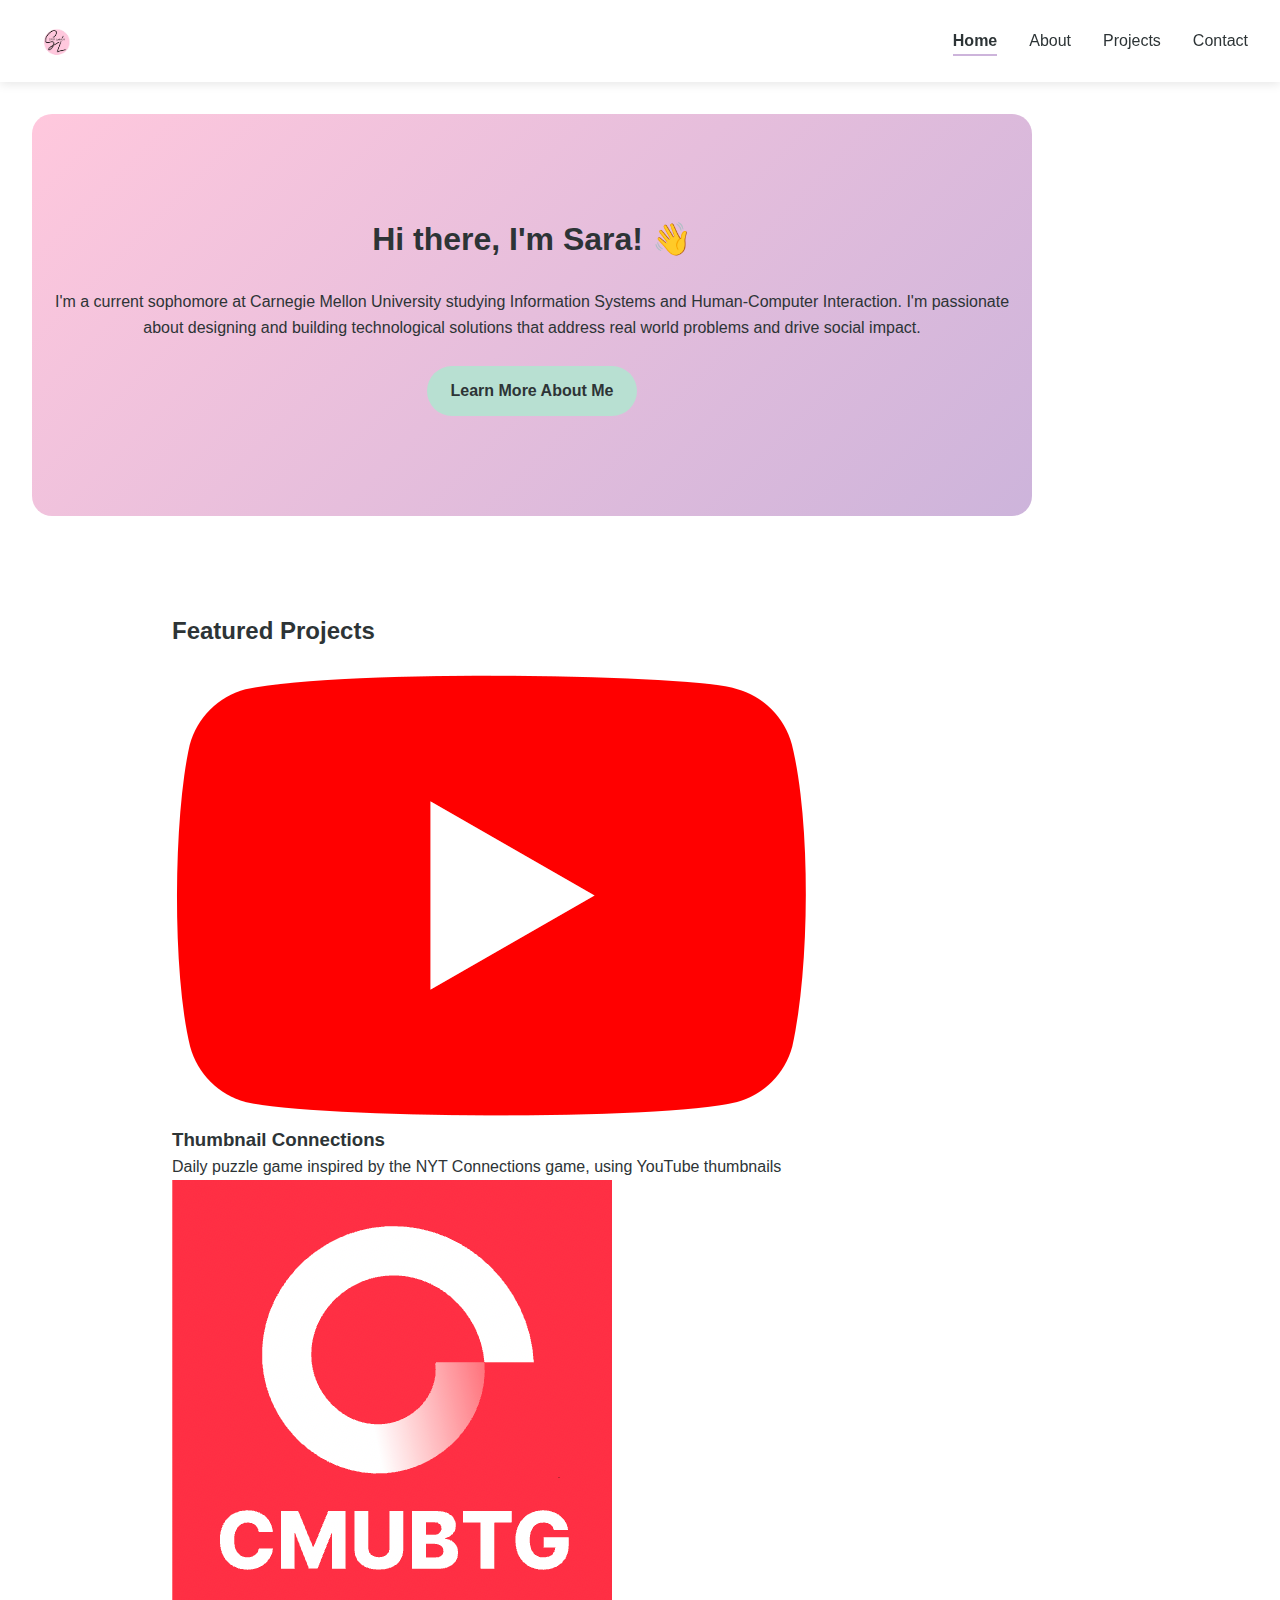
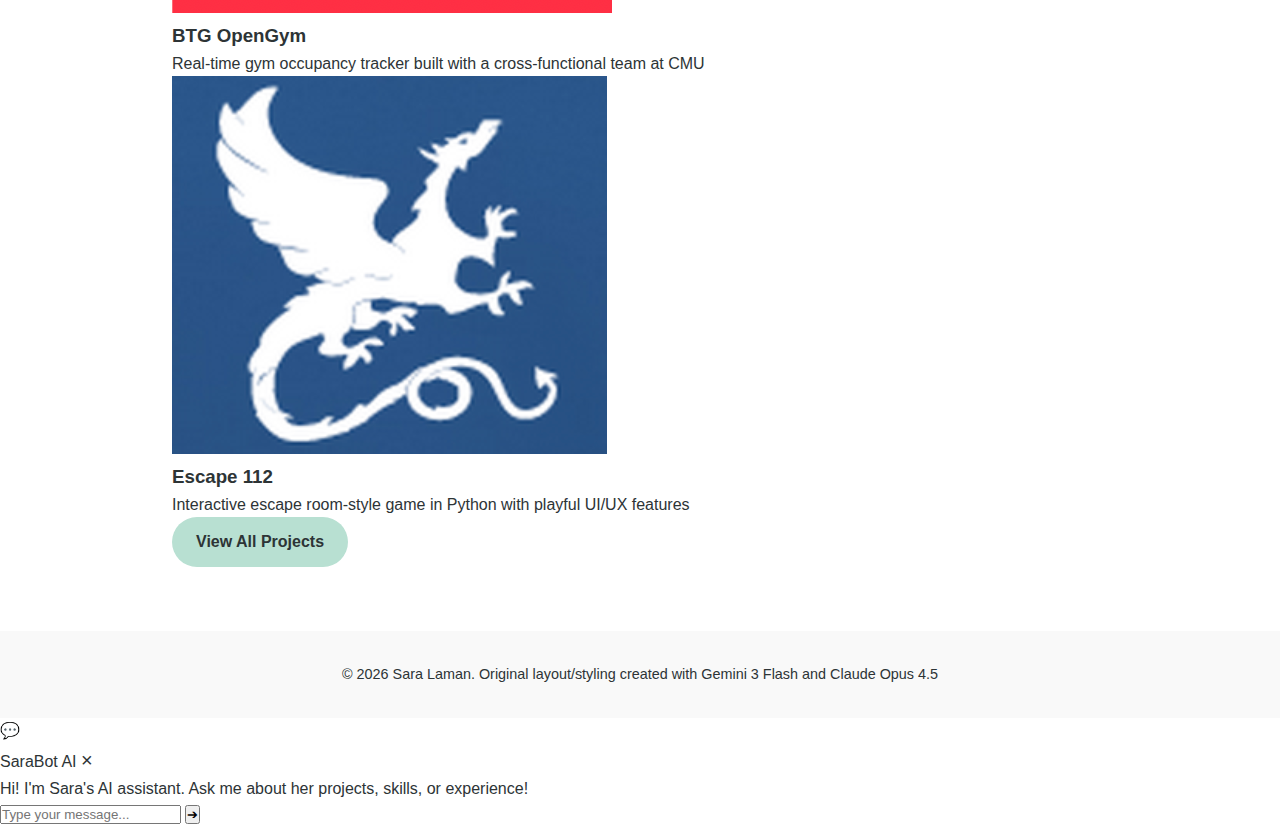
<file: index.html>
<!DOCTYPE html>
<html lang="en">
<head>
    <meta charset="UTF-8">
    <meta name="viewport" content="width=device-width, initial-scale=1.0">
    <title>Slaman24 | Portfolio</title>
    <link rel="stylesheet" href="/style.css">
</head>
<body>
    <header>
        <a href="/index.html" class="logo">
            <img src="/assets/logo.png" alt="Slaman24 Logo" style="height: 50px; vertical-align: middle;">
        </a>
        <nav>
            <ul>
                <li><a href="/index.html" class="active">Home</a></li>
                <li><a href="/Views/about.html">About</a></li>
                <li><a href="/Views/projects.html">Projects</a></li>
                <li><a href="/Views/contact.html">Contact</a></li>
            </ul>
        </nav>
    </header>

    <main>
        <section class="hero animate-on-scroll">
            <h1>Hi there, I'm Sara! 👋</h1>
            <p>I'm a current sophomore at Carnegie Mellon University studying Information Systems and Human-Computer Interaction. I'm passionate about designing and building technological solutions that address real world problems and drive social impact. </p>
            <br>
            <a href="/Views/about.html" class="btn">Learn More About Me</a>
        </section>

        <!-- Project Previews Section -->
        <section class="preview-section">
            <h2 class="animate-on-scroll">Featured Projects</h2>
            <div class="preview-grid">
                <!-- Preview 1 -->
                <div class="preview-card animate-on-scroll">
                    <div class="preview-image" style="background-color: var(--white);">
                        <img src="/assets/youtube_sprite.png" alt="Thumbnail Connections">
                    </div>
                    <div class="preview-info">
                        <h3>Thumbnail Connections</h3>
                        <p>Daily puzzle game inspired by the NYT Connections game, using YouTube thumbnails</p>
                    </div>
                </div>
                
                <!-- Preview 2 -->
                <div class="preview-card animate-on-scroll">
                    <div class="preview-image" style="background-color: var(--white);">
                        <img src="/assets/btg.png" alt="BTG OpenGym">
                    </div>
                    <div class="preview-info">
                        <h3>BTG OpenGym</h3>
                        <p>Real-time gym occupancy tracker built with a cross-functional team at CMU</p>
                    </div>
                </div>

                <!-- Preview 3 -->
                <div class="preview-card animate-on-scroll">
                    <div class="preview-image" style="background-color: var(--white);">
                        <img src="/assets/112.png" alt="Escape 112">
                    </div>
                    <div class="preview-info">
                        <h3>Escape 112</h3>
                        <p>Interactive escape room-style game in Python with playful UI/UX features</p>
                    </div>
                </div>
            </div>
            <div class="view-all-container animate-on-scroll">
                <a href="/Views/projects.html" class="btn">View All Projects</a>
            </div>
        </section>
    </main>

    <footer>
        <p>&copy; 2026 Sara Laman. Original layout/styling created with Gemini 3 Flash and Claude Opus 4.5</p>
    </footer>

    <script src="/main.js"></script>
</body>
</html>
</file>
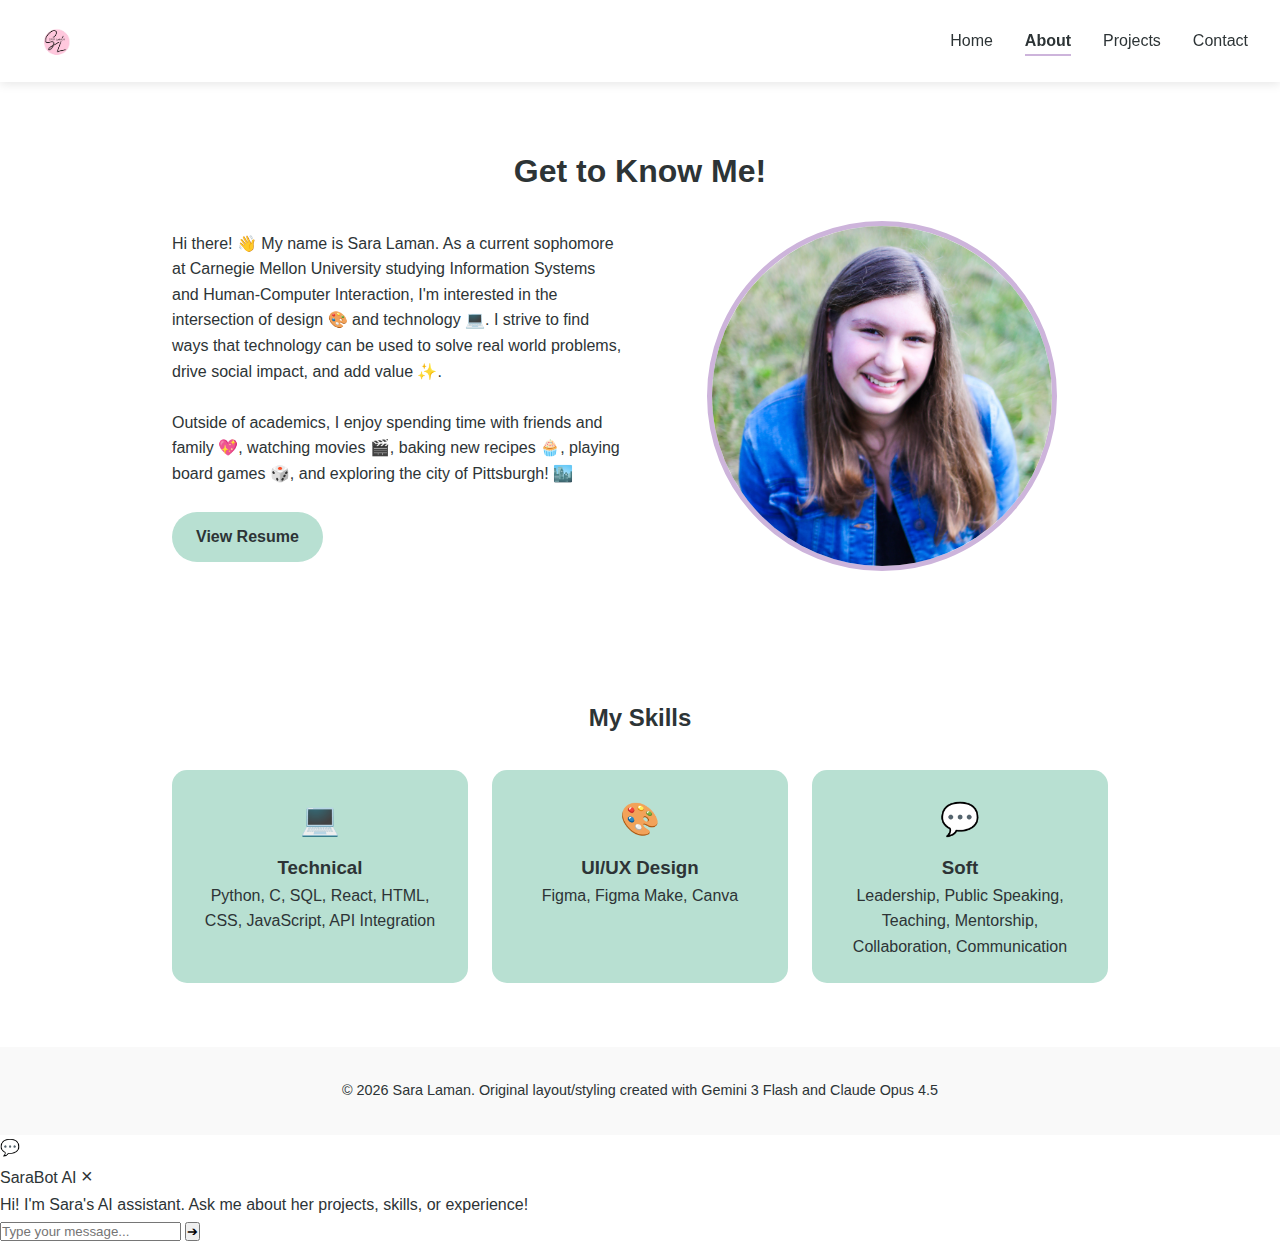
<file: Views/about.html>
<!DOCTYPE html>
<html lang="en">
<head>
    <meta charset="UTF-8">
    <meta name="viewport" content="width=device-width, initial-scale=1.0">
    <title>About Me | Sara Laman</title>
    <link rel="stylesheet" href="/style.css">
</head>
<body>
    <header>
        <a href="/index.html" class="logo">
            <img src="/assets/logo.png" alt="Slaman24 Logo" style="height: 50px; vertical-align: middle;">
        </a>
        <nav>
            <ul>
                <li><a href="/index.html">Home</a></li>
                <li><a href="/Views/about.html" class="active">About</a></li>
                <li><a href="/Views/projects.html">Projects</a></li>
                <li><a href="/Views/contact.html">Contact</a></li>
            </ul>
        </nav>
    </header>

    <main>
        <section style="text-align: center;">
            <h1 class="animate-on-scroll">Get to Know Me!</h1>
            <div class="animate-on-scroll" style="display: flex; gap: 2rem; align-items: center; flex-wrap: wrap; text-align: left;">
                <div style="flex: 1; min-width: 300px;">
                    <p>Hi there! 👋 My name is Sara Laman. As a current sophomore at Carnegie Mellon University studying Information Systems and Human-Computer Interaction, I'm interested in the intersection of design 🎨 and technology 💻. I strive to find ways that technology can be used to solve real world problems, drive social impact, and add value ✨.</p>
                    <br>
                    <p>Outside of academics, I enjoy spending time with friends and family 💖, watching movies 🎬, baking new recipes 🧁, playing board games 🎲, and exploring the city of Pittsburgh! 🏙️</p>
                    <br>
                    <a href="/assets/resume.pdf" class="btn" target="_blank">View Resume</a>
                </div>
                <div style="flex: 1; min-width: 300px; text-align: center;">
                    <div style="width: 350px; height: 350px; background-color: var(--bg-pink); border-radius: 50%; margin: 0 auto; display: flex; align-items: center; justify-content: center; border: 5px solid var(--bg-lavender); overflow: hidden;">
                        <img src="/assets/Sara_Laman_Headshot.jpg" alt="Sara Laman Headshot" style="width: 100%; height: 100%; object-fit: cover;">
                    </div>
                </div>
            </div>
        </section>

            <section style="text-align: center;">
                <h2 class="animate-on-scroll">My Skills</h2>
                <div class="skills-container">
                    <div class="skill-card">
                        <span class="skill-icon">💻</span>
                        <h3>Technical</h3>
                        <p>Python, C, SQL, React, HTML, CSS, JavaScript, API Integration</p>
                    </div>
                    <div class="skill-card">
                        <span class="skill-icon">🎨</span>
                        <h3>UI/UX Design</h3>
                        <p>Figma, Figma Make, Canva</p>
                    </div>
                    <div class="skill-card">
                        <span class="skill-icon">💬</span>
                        <h3>Soft</h3>
                        <p>Leadership, Public Speaking, Teaching, Mentorship, Collaboration, Communication</p>
                    </div>
                </div>
            </section>
    </main>

    <footer>
        <p>&copy; 2026 Sara Laman. Original layout/styling created with Gemini 3 Flash and Claude Opus 4.5</p>
    </footer>

    <script src="/main.js"></script>
</body>
</html>
</file>
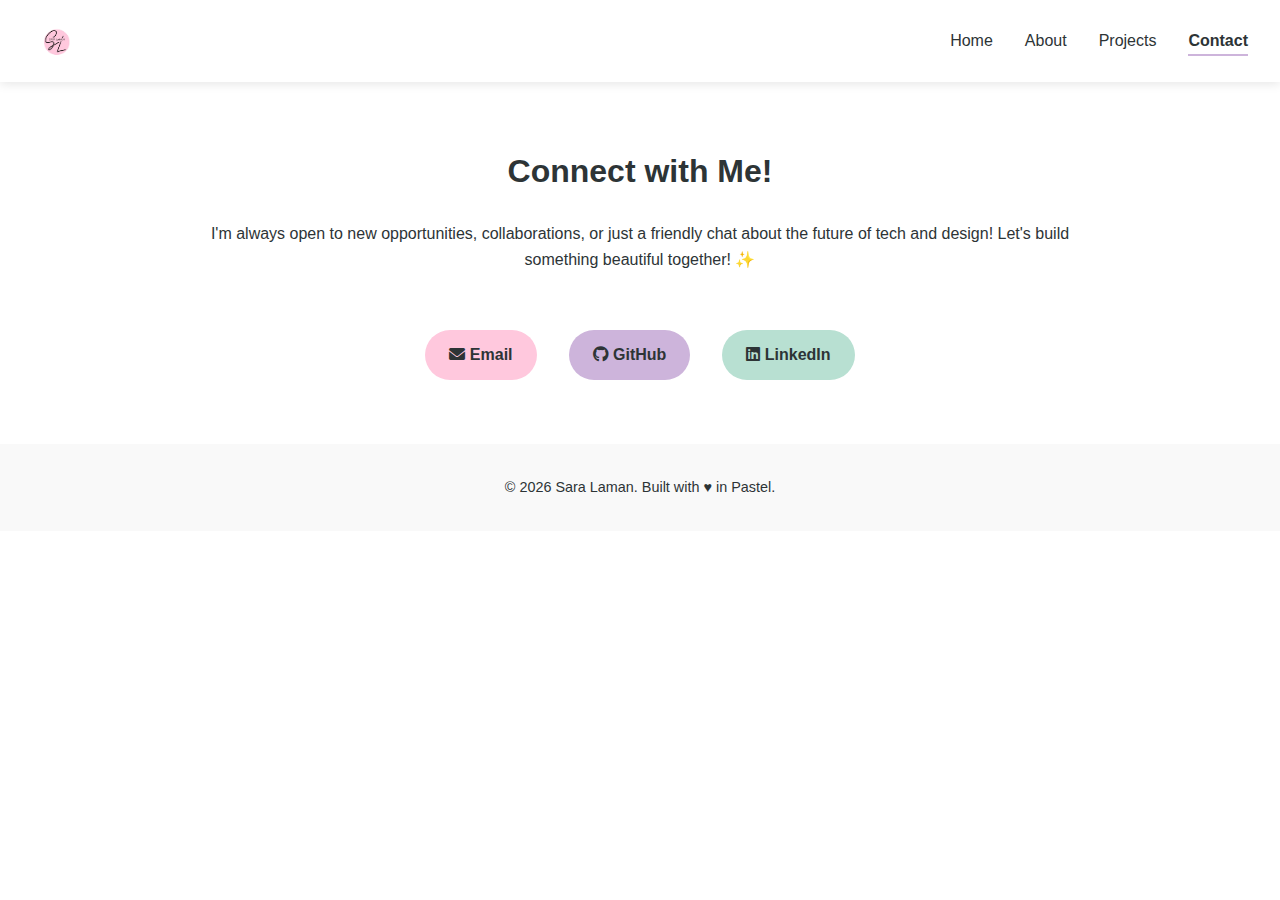
<file: Views/contact.html>
<!DOCTYPE html>
<html lang="en">
<head>
    <meta charset="UTF-8">
    <meta name="viewport" content="width=device-width, initial-scale=1.0">
    <title>Contact Me | Sara Laman</title>
    <link rel="stylesheet" href="/style.css">
    <!-- Font Awesome for icons -->
    <link rel="stylesheet" href="https://cdnjs.cloudflare.com/ajax/libs/font-awesome/6.0.0/css/all.min.css">
</head>
<body>
    <header>
        <a href="/index.html" class="logo">
            <img src="/assets/logo.png" alt="Slaman24 Logo" style="height: 50px; vertical-align: middle;">
        </a>
        <nav>
            <ul>
                <li><a href="/index.html">Home</a></li>
                <li><a href="/Views/about.html">About</a></li>
                <li><a href="/Views/projects.html">Projects</a></li>
                <li><a href="/Views/contact.html" class="active">Contact</a></li>
            </ul>
        </nav>
    </header>

    <main>
        <section style="text-align: center;">
            <h1>Connect with Me!</h1>
            <p>I'm always open to new opportunities, collaborations, or just a friendly chat about the future of tech and design! Let's build something beautiful together! ✨</p>
            <br>
            <div class="contact-links">
                <a href="mailto:slaman@andrew.cmu.edu" class="btn" style="background-color: var(--bg-pink);">
                    <i class="fas fa-envelope"></i> Email
                </a>
                <a href="https://github.com/slaman24" class="btn" style="background-color: var(--bg-lavender);" target="_blank">
                    <i class="fab fa-github"></i> GitHub
                </a>
                <a href="https://www.linkedin.com/in/sara-laman-984803387" class="btn" style="background-color: var(--bg-mint);" target="_blank">
                    <i class="fab fa-linkedin"></i> LinkedIn
                </a>
            </div>
            
        </section>
    </main>

    <footer>
        <p>&copy; 2026 Sara Laman. Built with &hearts; in Pastel.</p>
    </footer>
</body>
</html>
</file>
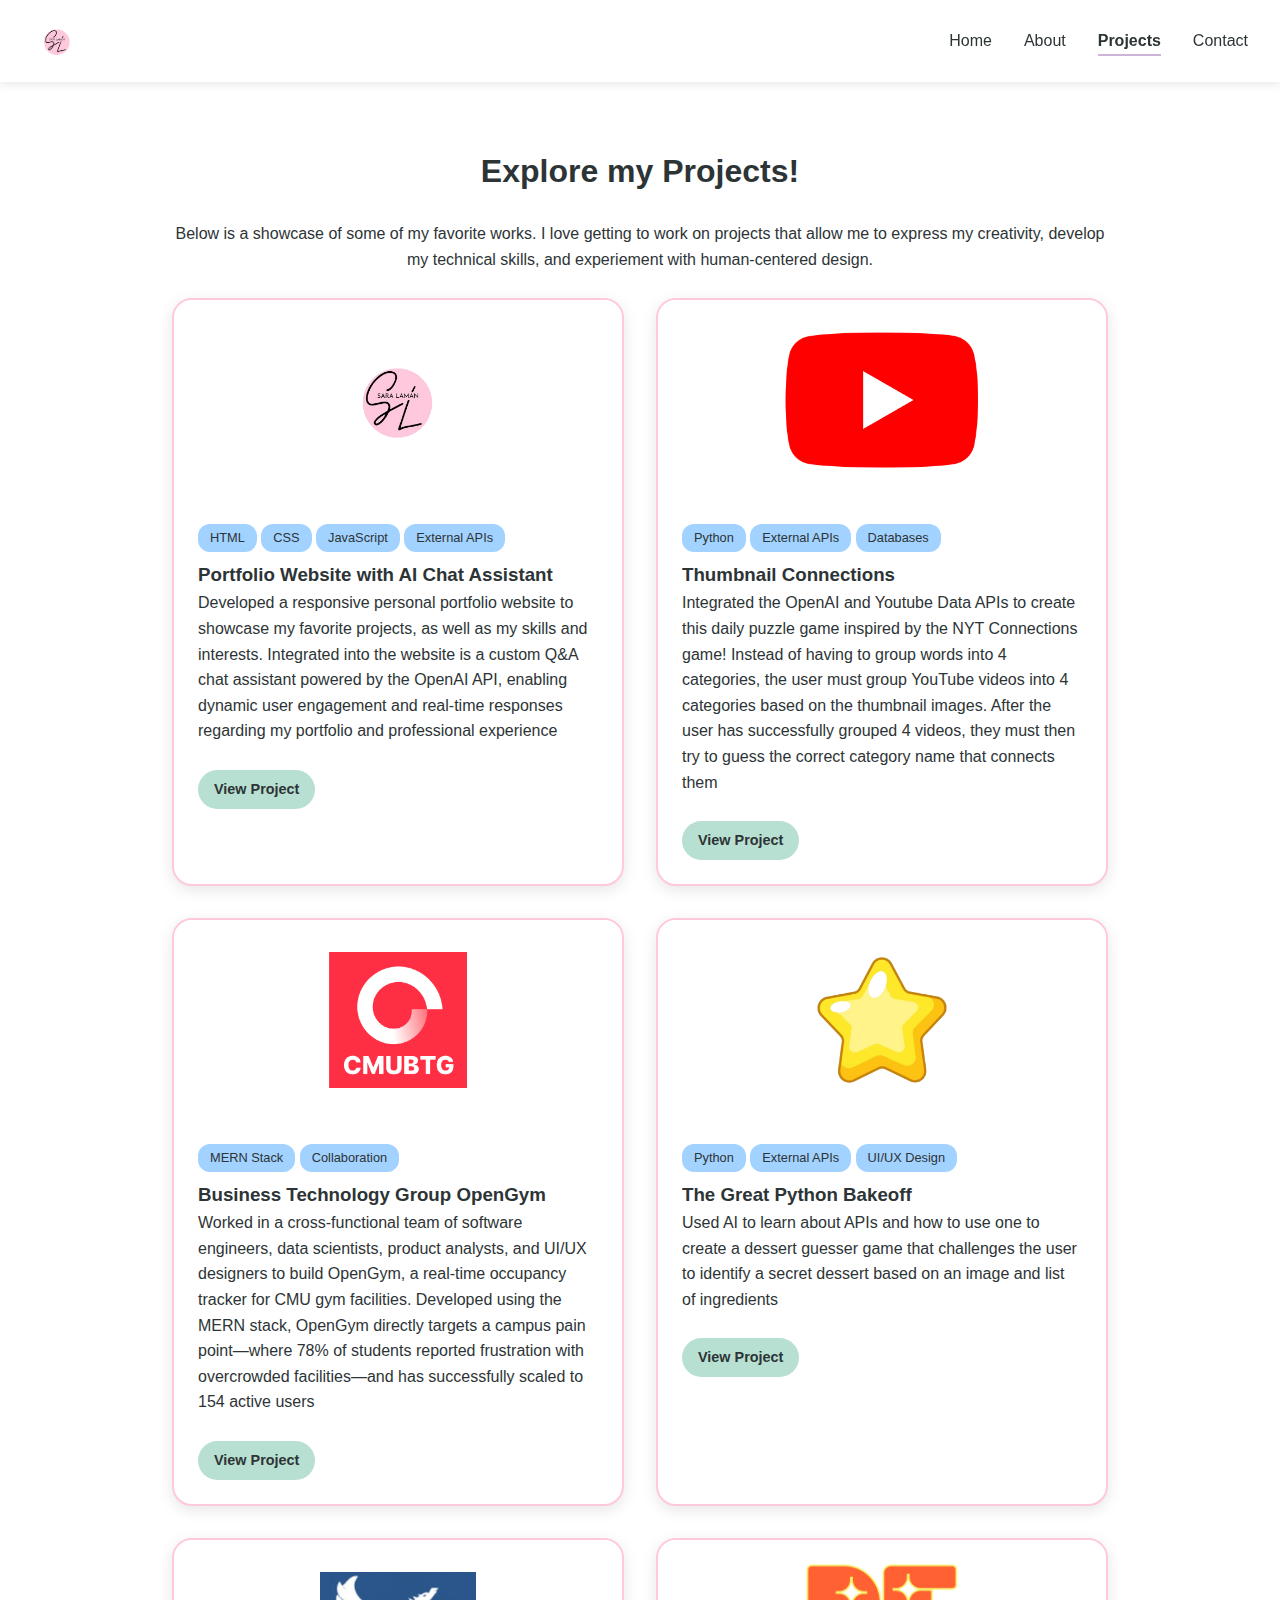
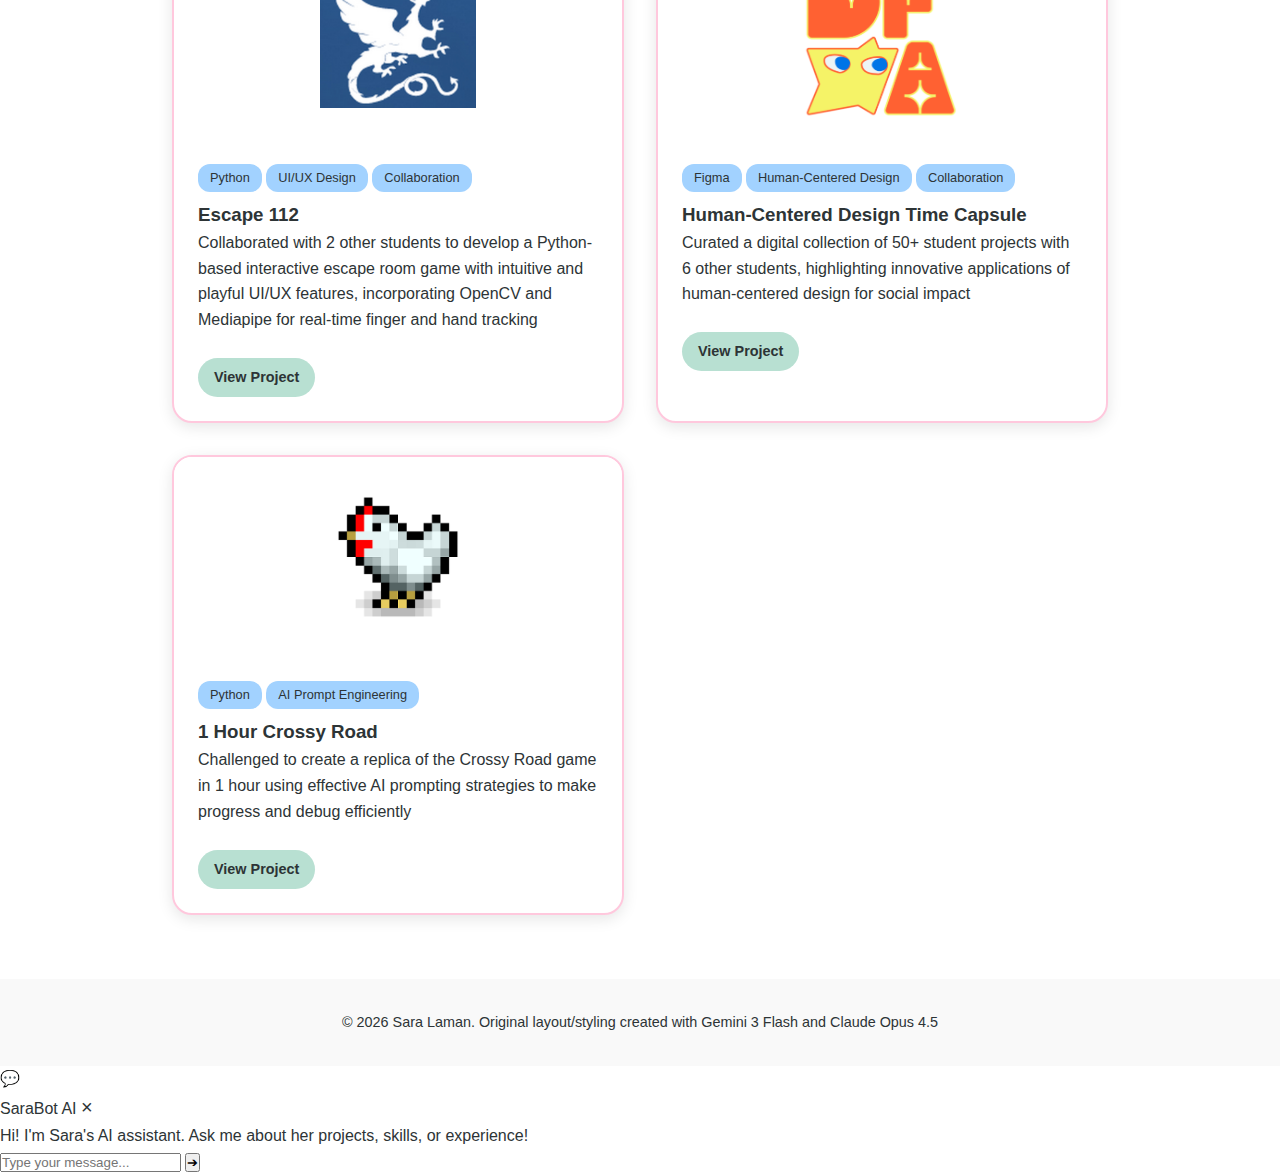
<file: Views/projects.html>
<!DOCTYPE html>
<html lang="en">
<head>
    <meta charset="UTF-8">
    <meta name="viewport" content="width=device-width, initial-scale=1.0">
    <title>My Projects | Sara Laman</title>
    <link rel="stylesheet" href="/style.css">
</head>
<body>
    <header>
        <a href="/index.html" class="logo">
            <img src="/assets/logo.png" alt="Slaman24 Logo" style="height: 50px; vertical-align: middle;">
        </a>
        <nav>
            <ul>
                <li><a href="/index.html">Home</a></li>
                <li><a href="/Views/about.html">About</a></li>
                <li><a href="/Views/projects.html" class="active">Projects</a></li>
                <li><a href="/Views/contact.html">Contact</a></li>
            </ul>
        </nav>
    </header>

    <main>
        <section style="text-align: center;">
            <h1 class="animate-on-scroll">Explore my Projects!</h1>
            <p class="animate-on-scroll">Below is a showcase of some of my favorite works. I love getting to work on projects that allow me to express my creativity, develop my technical skills, and experiement with human-centered design.</p>
            <br>
            <div class="projects-grid" style="text-align: left;">
                <!-- Project 1 -->
                <div class="project-card animate-on-scroll">
                    <div style="height: 200px; background-color: var(--white); display: flex; align-items: center; justify-content: center; padding: 2rem;">
                        <img src="/assets/logo.png" alt="Personal Portfolio Logo" style="max-height: 100%; max-width: 100%; object-fit: contain;">
                    </div>
                    <div class="project-info">
                        <span class="project-tag">HTML</span>
                        <span class="project-tag">CSS</span>
                        <span class="project-tag">JavaScript</span>
                        <span class="project-tag">External APIs</span>
                        <h3>Portfolio Website with AI Chat Assistant</h3>
                        <p>Developed a responsive personal portfolio website to showcase my favorite projects, as well as my skills and interests. Integrated into the website is a custom Q&A chat assistant powered by the OpenAI API, enabling dynamic user engagement and real-time responses regarding my portfolio and professional experience</p>
                        <br>
                        <a href="/index.html" class="btn" target="_blank" style="padding: 8px 16px; font-size: 0.9rem;">View Project</a>
                    </div>
                </div>

                <!-- Project 2 -->
                <div class="project-card animate-on-scroll">
                    <div
                        style="height: 200px; background-color: var(--white); display: flex; align-items: center; justify-content: center; padding: 2rem;">
                        <img src="/assets/youtube_sprite.png" alt="Thumbnail Connections Logo"
                            style="max-height: 100%; max-width: 100%; object-fit: contain;">
                    </div>
                    <div class="project-info">
                        <span class="project-tag">Python</span>
                        <span class="project-tag">External APIs</span>
                        <span class="project-tag">Databases</span>
                        <h3>Thumbnail Connections</h3>
                        <p>Integrated the OpenAI and Youtube Data APIs to create this daily puzzle game inspired by the NYT Connections game!
                            Instead of having to group words into 4 categories, the user must group YouTube videos into
                            4 categories based on the thumbnail images. After the user has successfully grouped 4 videos, they
                            must then try to guess the correct category name that connects them</p>
                        <br>
                        <a href="https://github.com/slaman24/15113-project2-backend" class="btn" target="_blank"
                            style="padding: 8px 16px; font-size: 0.9rem;">View Project</a>
                    </div>
                </div>

                <!-- Project 3 -->
                <div class="project-card animate-on-scroll">
                    <div style="height: 200px; background-color: var(--white); display: flex; align-items: center; justify-content: center; padding: 2rem;">
                        <img src="/assets/btg.png" alt="BTG OpenGym Logo" style="max-height: 100%; max-width: 100%; object-fit: contain;">
                    </div>
                    <div class="project-info">
                        <span class="project-tag">MERN Stack</span>
                        <span class="project-tag">Collaboration</span>
                        <h3>Business Technology Group OpenGym</h3>
                        <p>Worked in a cross-functional team of software engineers, data scientists, product analysts, and UI/UX designers to build OpenGym, a real-time
                        occupancy tracker for CMU gym facilities. Developed using the MERN stack, OpenGym directly targets a campus pain
                        point—where 78% of students reported frustration with overcrowded facilities—and has successfully scaled to 154 active users</p>
                        <br>
                        <a href="https://cmuopengym.com/" class="btn" target="_blank" style="padding: 8px 16px; font-size: 0.9rem;">View Project</a>
                    </div>
                </div>

                <!-- Project 4 -->
                <div class="project-card animate-on-scroll">
                    <div
                        style="height: 200px; background-color: var(--white); display: flex; align-items: center; justify-content: center; padding: 0; overflow: hidden;">
                        <img src="/assets/star_sprite.png" alt="The Great Python Bake-Off"
                            style="max-height: 100%; max-width: 100%; object-fit: contain; transform: scale(1.4);">
                    </div>
                    <div class="project-info">
                        <span class="project-tag">Python</span>
                        <span class="project-tag">External APIs</span>
                        <span class="project-tag">UI/UX Design</span>
                        <h3>The Great Python Bakeoff</h3>
                        <p>Used AI to learn about APIs and how to use one to create a dessert guesser game that challenges the user to
                            identify a secret dessert based on an image and list of ingredients</p>
                        <br>
                        <a href="https://github.com/slaman24/15113-hw3-api-exploration" class="btn" target="_blank"
                            style="padding: 8px 16px; font-size: 0.9rem;">View Project</a>
                    </div>
                </div>

                <!-- Project 5 -->
                <div class="project-card animate-on-scroll">
                    <div
                        style="height: 200px; background-color: var(--white); display: flex; align-items: center; justify-content: center; padding: 2rem;">
                        <img src="/assets/112.png" alt="Escape 112 Logo"
                            style="max-height: 100%; max-width: 100%; object-fit: contain;">
                    </div>
                    <div class="project-info">
                        <span class="project-tag">Python</span>
                        <span class="project-tag">UI/UX Design</span>
                        <span class="project-tag">Collaboration</span>
                        <h3>Escape 112</h3>
                        <p>Collaborated with 2 other students to develop a Python-based interactive escape room game with intuitive and
                            playful UI/UX features, incorporating OpenCV and Mediapipe for real-time finger and hand tracking</p>
                        <br>
                        <a href="https://drive.google.com/file/d/1WjYTn0d4oerU0vVVgp595E47Dd_oZhBd/view?usp=sharing" class="btn"
                            target="_blank" style="padding: 8px 16px; font-size: 0.9rem;">View Project</a>
                    </div>
                </div>

                <!-- Project 6 -->
                <div class="project-card animate-on-scroll">
                    <div style="height: 200px; background-color: var(--white); display: flex; align-items: center; justify-content: center; overflow: hidden;">
                        <img src="/assets/dfa.png" alt="Human-Centered Design Capsule" style="max-height: 80%; max-width: 80%; object-fit: contain;">
                    </div>
                    <div class="project-info">
                        <span class="project-tag">Figma</span>
                        <span class="project-tag">Human-Centered Design</span>
                        <span class="project-tag">Collaboration</span>
                        <h3>Human-Centered Design Time Capsule</h3>
                        <p>Curated a digital collection of 50+ student projects with 6 other students, highlighting innovative applications of
                        human-centered design for social impact</p>
                        <br>
                        <a href="https://www.notion.so/19c63e8e3317811dbc8dca8da8d64c41?v=19c63e8e331781288680000ccc6d854b&source=copy_link" class="btn" target="_blank" style="padding: 8px 16px; font-size: 0.9rem;">View Project</a>
                    </div>
                </div>

                <!-- Project 7 -->
                <div class="project-card animate-on-scroll">
                    <div style="height: 200px; background-color: var(--white); display: flex; align-items: center; justify-content: center; padding: 2rem;">
                        <img src="/assets/chicken_sprite.png" alt="1 Hour Crossy Road" style="max-height: 100%; max-width: 100%; object-fit: contain;">
                    </div>
                    <div class="project-info">
                        <span class="project-tag">Python</span>
                        <span class="project-tag">AI Prompt Engineering</span>
                        <h3>1 Hour Crossy Road</h3>
                        <p>Challenged to create a replica of the Crossy Road game in 1 hour using effective AI prompting strategies to make progress and debug efficiently</p>
                        <br>
                        <a href="https://github.com/slaman24/15113-hw2-crossy-road" class="btn" target="_blank" style="padding: 8px 16px; font-size: 0.9rem;">View Project</a>
                    </div>
                </div>
            </div>
        </section>
    </main>

    <footer>
        <p>&copy; 2026 Sara Laman. Original layout/styling created with Gemini 3 Flash and Claude Opus 4.5</p>
    </footer>

    <script src="/main.js"></script>
</body>
</html>
</file>
<file: style.css>
:root {
    --bg-pink: #FFC8DD;
    --bg-lavender: #CDB4DB;
    --bg-mint: #B8E0D2;
    --bg-blue: #A2D2FF;
    --text-dark: #2D3436;
    --white: #FFFFFF;
    --shadow: rgba(0, 0, 0, 0.1);
}

* {
    margin: 0;
    padding: 0;
    box-sizing: border-box;
    font-family: 'Segoe UI', Tahoma, Geneva, Verdana, sans-serif;
}

body {
    background-color: var(--white);
    color: var(--text-dark);
    line-height: 1.6;
}

header {
    background-color: var(--white);
    padding: 1rem 2rem;
    display: flex;
    justify-content: space-between;
    align-items: center;
    box-shadow: 0 2px 10px var(--shadow);
    position: sticky;
    top: 0;
    z-index: 1000;
}

.logo {
    font-size: 1.5rem;
    font-weight: bold;
    color: var(--text-dark);
}

nav ul {
    display: flex;
    list-style: none;
    gap: 2rem;
}

nav a {
    text-decoration: none;
    color: var(--text-dark);
    font-weight: 500;
    padding-bottom: 5px;
    border-bottom: 2px solid transparent;
    transition: all 0.3s ease;
}

nav a:hover {
    color: var(--bg-mint);
    border-bottom: 2px solid var(--bg-mint);
}

nav a.active {
    border-bottom: 2px solid var(--bg-lavender);
    font-weight: bold;
}

section {
    padding: 4rem 2rem;
    max-width: 1000px;
    margin: 0 auto;
}

.hero {
    text-align: center;
    background: linear-gradient(135deg, var(--bg-pink), var(--bg-lavender));
    padding: 100px 20px;
    border-radius: 20px;
    margin: 2rem;
}

/* Skills Grid */
.skills-container {
    display: grid;
    grid-template-columns: repeat(auto-fit, minmax(150px, 1fr));
    gap: 1.5rem;
    margin-top: 2rem;
}

.skill-card {
    background-color: var(--bg-mint);
    padding: 1.5rem;
    border-radius: 15px;
    text-align: center;
    transition: transform 0.3s ease;
}

.skill-card:hover {
    transform: translateY(-5px);
}

.skill-icon {
    font-size: 2rem;
    margin-bottom: 0.5rem;
    display: block;
}

/* Projects Grid */
.projects-grid {
    display: grid;
    grid-template-columns: repeat(auto-fit, minmax(300px, 1fr));
    gap: 2rem;
}

.project-card {
    background: var(--white);
    border: 2px solid var(--bg-pink);
    border-radius: 20px;
    overflow: hidden;
    transition: transform 0.3s ease, box-shadow 0.3s ease;
    box-shadow: 0 4px 15px var(--shadow);
}

.project-card:hover {
    transform: translateY(-10px);
    box-shadow: 0 8px 25px var(--shadow);
}

.project-info {
    padding: 1.5rem;
}

.project-tag {
    display: inline-block;
    padding: 4px 12px;
    background-color: var(--bg-blue);
    border-radius: 12px;
    font-size: 0.8rem;
    margin-bottom: 0.5rem;
}

/* Contact Links */
.contact-links {
    display: flex;
    justify-content: center;
    gap: 2rem;
    margin-top: 2rem;
}

h1, h2 {
    margin-bottom: 1.5rem;
}

.btn {
    display: inline-block;
    padding: 12px 24px;
    background-color: var(--bg-mint);
    color: var(--text-dark);
    text-decoration: none;
    border-radius: 25px;
    font-weight: bold;
    transition: transform 0.3s ease, background-color 0.3s ease;
    border: none;
    cursor: pointer;
}

.btn:hover {
    transform: scale(1.05);
    background-color: var(--bg-lavender);
}

footer {
    text-align: center;
    padding: 2rem;
    background-color: #f9f9f9;
    font-size: 0.9rem;
}

/* responsive */
@media (max-width: 768px) {
    header {
        flex-direction: column;
        gap: 1rem;
    }
    
    nav ul {
        gap: 1rem;
    }
}
</file>
